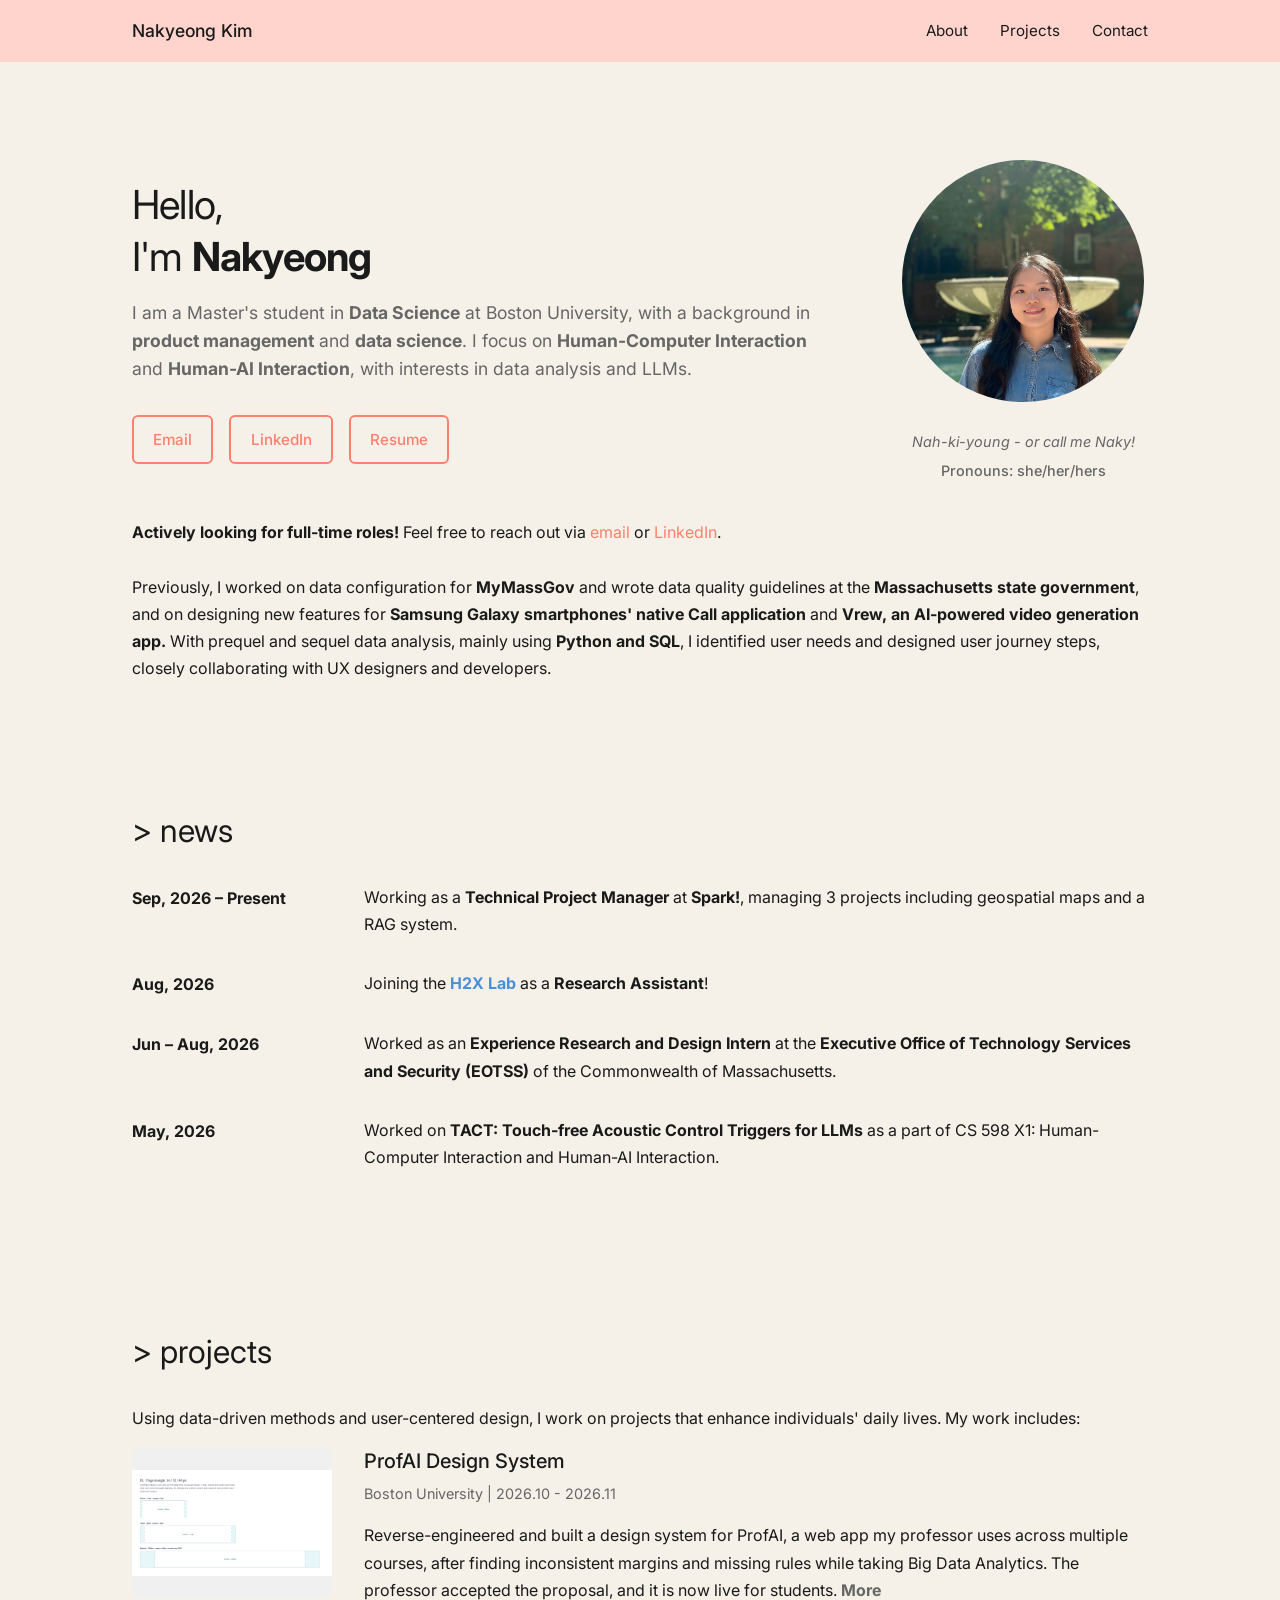
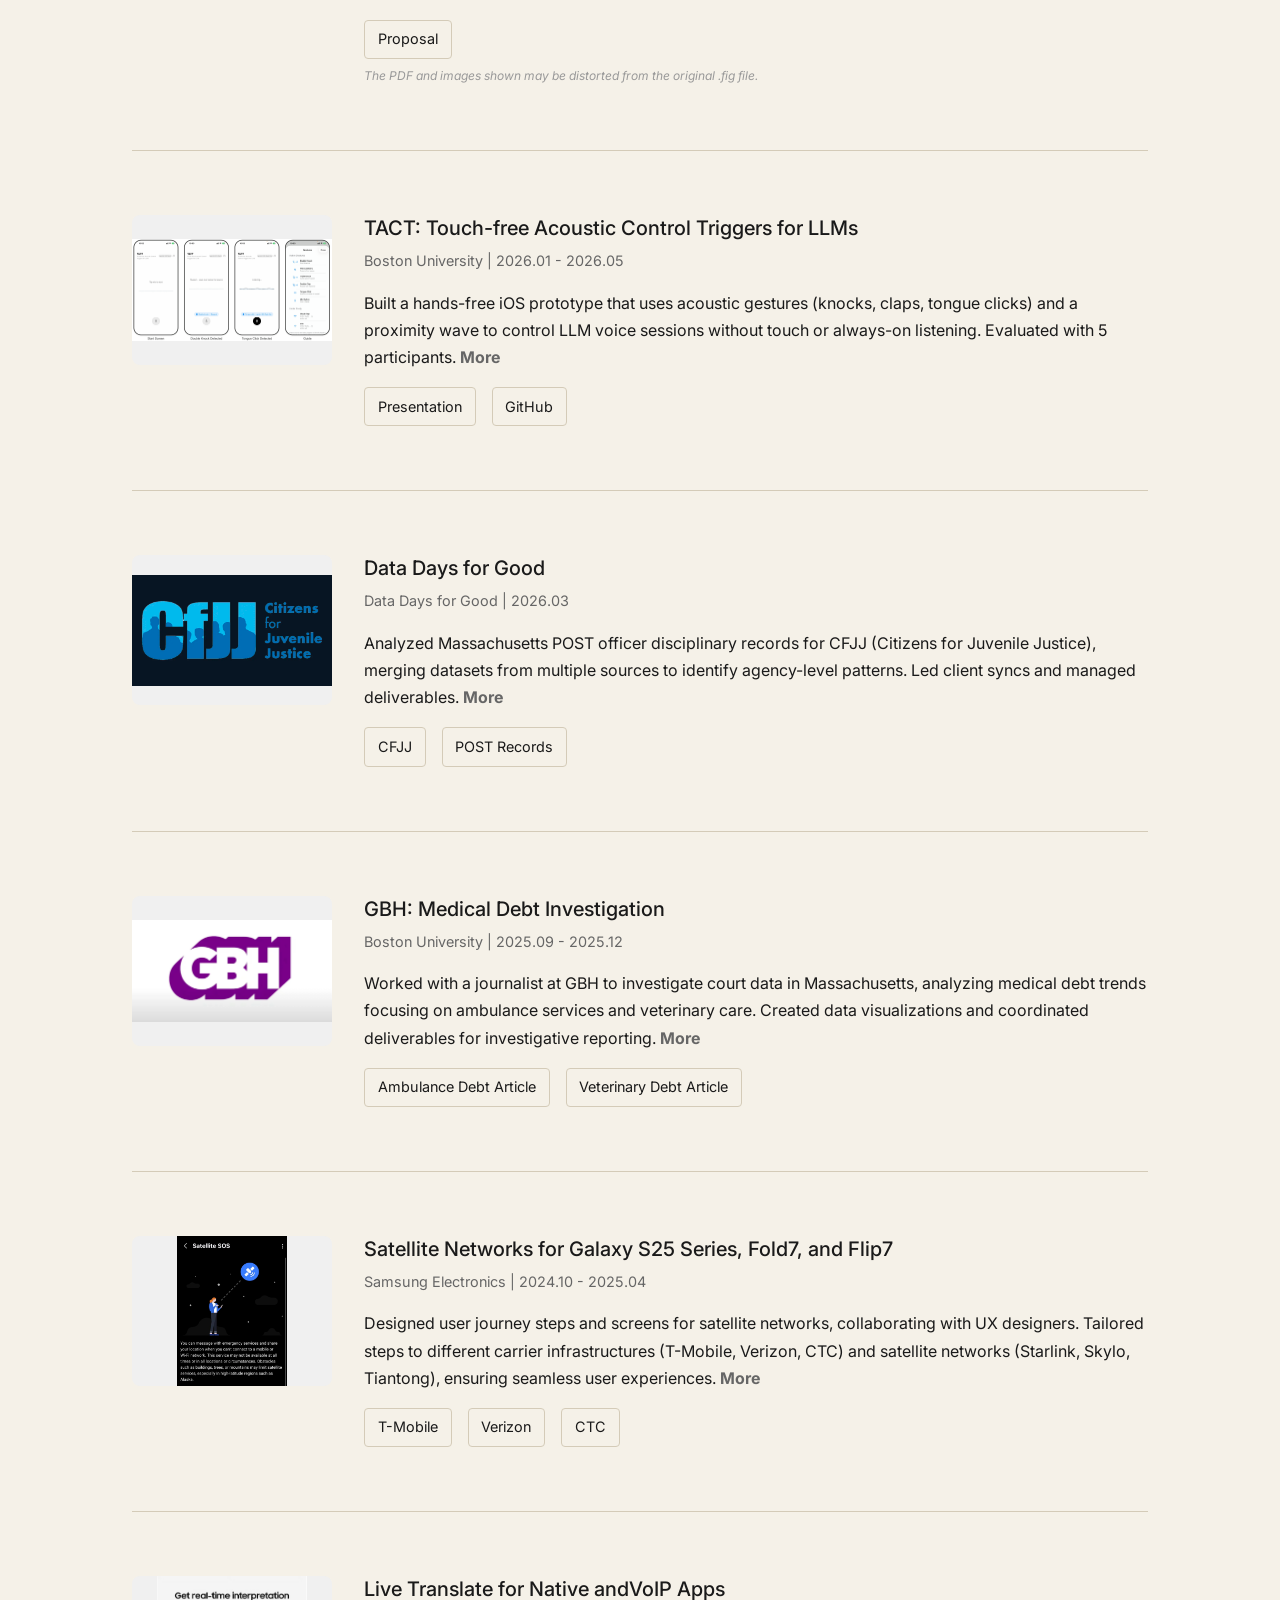
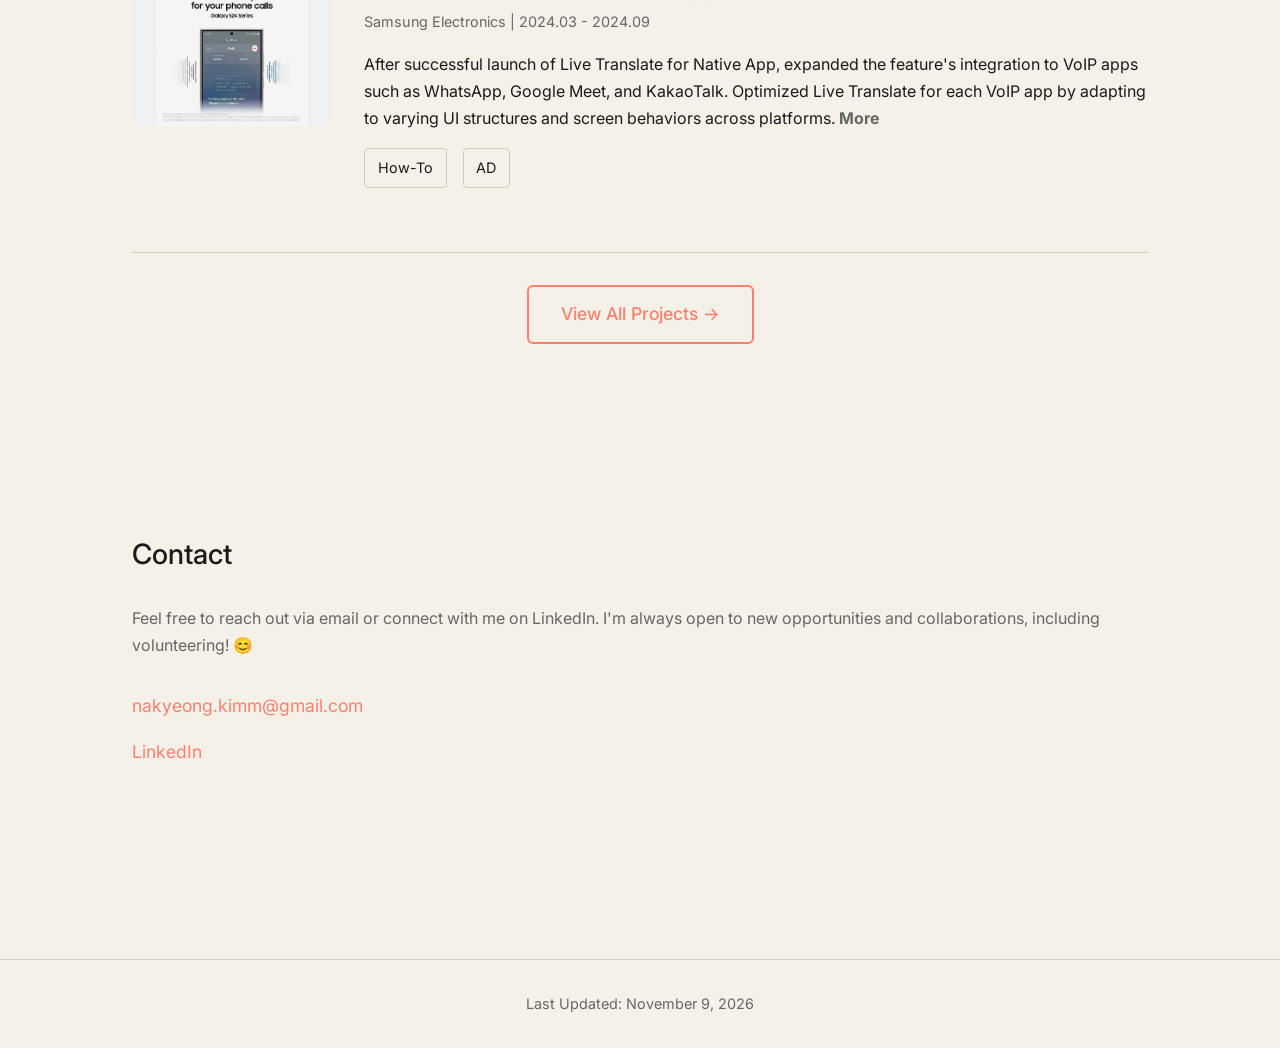
<file: index.html>
<!DOCTYPE html>
<html lang="en">

<head>
    <meta charset="UTF-8">
    <meta name="viewport" content="width=device-width, initial-scale=1.0">
    <title>Nakyeong Kim</title>
    <meta name="description" content="Nakyeong Kim">
    <link rel="preconnect" href="https://fonts.googleapis.com">
    <link rel="preconnect" href="https://fonts.gstatic.com" crossorigin>
    <link href="https://fonts.googleapis.com/css2?family=Inter:wght@300;400;500;600&display=swap" rel="stylesheet">
    <link rel="stylesheet" href="style.css?v=5">
</head>

<body>
    <nav id="navbar">
        <div class="nav-container">
            <a href="#" class="nav-brand">Nakyeong Kim</a>
            <ul class="nav-links">
                <li><a href="#about">About</a></li>
                <li><a href="#projects">Projects</a></li>
                <li><a href="#contact">Contact</a></li>
            </ul>
        </div>
    </nav>

    <main>
        <section id="hero">
            <div class="container">
                <div class="hero-content">
                    <div class="hero-text">
                        <h1>Hello,<br>I'm <strong>Nakyeong</strong></h1>
                        <p class="subtitle">I am a Master's student in <strong>Data Science</strong> at Boston
                            University, with a background in <strong>product management</strong> and <strong>data science</strong>. I focus on <strong>Human-Computer Interaction</strong> and <strong>Human-AI Interaction</strong>, with interests in data analysis and LLMs.</p>
                        <div class="contact-buttons">
                            <a href="mailto:nakyeong.kimm@gmail.com" class="contact-button">Email</a>
                            <a href="https://linkedin.com/in/nakyeong-k" target="_blank"
                                class="contact-button">LinkedIn</a>
                            <a href="files/NakyeongKim_Resume.pdf"
                                target="_blank" class="contact-button">Resume</a>
                        </div>
                    </div>
                    <div class="hero-image">
                        <img src="images/profile.jpeg" alt="Nakyeong Kim" class="profile-image">
                        <div class="profile-info">
                            <p class="pronunciation">Nah-ki-young - or call me Naky!</p>
                            <p class="pronouns">Pronouns: she/her/hers</p>
                        </div>
                    </div>
                </div>
            </div>
        </section>

        <section id="about">
            <div class="container">
                <div class="about-content">
                    <p><strong>Actively looking for full-time roles!</strong> Feel free to reach out via <a href="mailto:nakyeong.kimm@gmail.com">email</a> or <a href="https://linkedin.com/in/nakyeong-k" target="_blank">LinkedIn</a>.<br><br>
                        Previously, I worked on data configuration for <strong>MyMassGov</strong> and wrote data quality
                            guidelines at the <strong>Massachusetts state government</strong>, and on designing new features for <strong>Samsung Galaxy smartphones' native
                            Call application</strong> and <strong>Vrew, an AI-powered video generation app.</strong>
                        With prequel and sequel data analysis, mainly using <strong> Python and SQL</strong>,
                        I identified user needs and designed user journey steps, closely collaborating with UX designers
                        and developers. </p>
                </div>
            </div>
        </section>

        <section id="recent-news">
            <div class="container">
                <h2>news</h2>
                <div class="news-table">
                    <div class="news-row">
                        <span class="news-date">Sep, 2026 – Present</span>
                        <span class="news-text">Working as a <strong>Technical Project Manager</strong> at <strong>Spark!</strong>, managing 3 projects including geospatial maps and a RAG system.</span>
                    </div>
                    <div class="news-row">
                        <span class="news-date">Aug, 2026</span>
                        <span class="news-text">Joining the <strong><a href="https://eshed1.github.io/" target="_blank">H2X Lab</a></strong> as a <strong>Research Assistant</strong>!</span>
                    </div>
                    <div class="news-row">
                        <span class="news-date">Jun – Aug, 2026</span>
                        <span class="news-text">Worked as an <strong>Experience Research and Design Intern</strong> at the <strong>Executive Office of Technology Services and Security (EOTSS)</strong> of the Commonwealth of Massachusetts.</span>
                    </div>
                    <div class="news-row">
                        <span class="news-date">May, 2026</span>
                        <span class="news-text">Worked on <strong>TACT: Touch-free Acoustic Control Triggers for LLMs</strong> as a part of CS 598 X1: Human-Computer Interaction and Human-AI Interaction.</span>
                    </div>
                </div>
            </div>
        </section>

        <section id="projects">
            <div class="container">
                <h2>projects</h2>
                <p class="section-intro">Using data-driven methods and user-centered design, I work on projects that
                    enhance individuals' daily lives. My work includes:</p>

                <div class="project-list">
                    <article class="project">
                        <div class="project-thumbnail-container">
                            <a href="projects.html#project16"><img src="images/ProfAI.png" alt="ProfAI Design System" class="project-thumbnail-main"></a>
                        </div>
                        <div class="project-content">
                            <h3><a href="projects.html#project16">ProfAI Design System</a></h3>
                            <p class="project-meta">Boston University | 2026.10 - 2026.11</p>
                            <p class="project-description">Reverse-engineered and built a design system for ProfAI, a web app my professor uses across multiple courses, after finding inconsistent margins and missing rules while taking Big Data Analytics. The professor accepted the proposal, and it is now live for students. <a href="projects.html#project16" class="more-link">More</a></p>
                            <div class="project-links">
                                <a href="files/ProfAI_Design_System_Proposal.pdf" target="_blank">Proposal</a>
                            </div>
                            <p class="disclaimer">The PDF and images shown may be distorted from the original .fig file.</p>
                        </div>
                    </article>

                    <article class="project">
                        <div class="project-thumbnail-container">
                            <a href="projects.html#project15"><img src="images/TACT.png" alt="TACT" class="project-thumbnail-main"></a>
                        </div>
                        <div class="project-content">
                            <h3><a href="projects.html#project15">TACT: Touch-free Acoustic Control Triggers for LLMs</a></h3>
                            <p class="project-meta">Boston University | 2026.01 - 2026.05</p>
                            <p class="project-description">Built a hands-free iOS prototype that uses acoustic gestures (knocks, claps, tongue clicks) and a proximity wave to control LLM voice sessions without touch or always-on listening. Evaluated with 5 participants. <a href="projects.html#project15" class="more-link">More</a></p>
                            <div class="project-links">
                                <a href="files/TACT_presentation.pdf" target="_blank">Presentation</a>
                                <a href="https://github.com/NakyeongKimm/TACT" target="_blank">GitHub</a>
                            </div>
                        </div>
                    </article>

                    <article class="project">
                        <div class="project-thumbnail-container">
                            <a href="projects.html#project14"><img src="images/cfjj.png" alt="Data Days for Good" class="project-thumbnail-main"></a>
                        </div>
                        <div class="project-content">
                            <h3><a href="projects.html#project14">Data Days for Good</a></h3>
                            <p class="project-meta">Data Days for Good | 2026.03</p>
                            <p class="project-description">Analyzed Massachusetts POST officer disciplinary records for CFJJ (Citizens for Juvenile Justice), merging datasets from multiple sources to identify agency-level patterns. Led client syncs and managed deliverables. <a href="projects.html#project14" class="more-link">More</a></p>
                            <div class="project-links">
                                <a href="https://www.cfjj.org/" target="_blank">CFJJ</a>
                                <a href="https://mapostcommission.gov/discipline-status-records/disciplinary-records/" target="_blank">POST Records</a>
                            </div>
                        </div>
                    </article>

                    <article class="project">
                        <div class="project-thumbnail-container">
                            <a href="projects.html#project6"><img src="images/GBH.png" alt="GBH Medical Debt" class="project-thumbnail-main"></a>
                        </div>
                        <div class="project-content">
                            <h3><a href="projects.html#project6">GBH: Medical Debt Investigation</a></h3>
                            <p class="project-meta">Boston University | 2025.09 - 2025.12</p>
                            <p class="project-description">Worked with a journalist at GBH to investigate court data in
                                Massachusetts, analyzing medical debt trends focusing on ambulance services and
                                veterinary care. Created data visualizations and coordinated deliverables for
                                investigative reporting. <a href="projects.html#project6" class="more-link">More</a></p>
                            <div class="project-links">
                                <a href="https://www.wgbh.org/news/health/2025-11-24/need-an-ambulance-in-massachusetts-it-could-leave-you-thousands-in-debt"
                                    target="_blank">Ambulance Debt Article</a>
                                <a href="https://www.wgbh.org/news/health/2025-11-24/veterinary-care-debt-is-rising-in-massachusetts"
                                    target="_blank">Veterinary Debt Article</a>
                            </div>
                        </div>
                    </article>

                    <article class="project">
                        <div class="project-thumbnail-container">
                            <a href="projects.html#project1"><img src="images/Satellite.png" alt="Satellite Networks" class="project-thumbnail-main"></a>
                        </div>
                        <div class="project-content">
                            <h3><a href="projects.html#project1">Satellite Networks for Galaxy S25 Series, Fold7, and Flip7</a></h3>
                            <p class="project-meta">Samsung Electronics | 2024.10 - 2025.04</p>
                            <p class="project-description">Designed user journey steps and screens for satellite
                                networks,
                                collaborating with UX designers. Tailored steps to different carrier infrastructures
                                (T-Mobile, Verizon, CTC) and satellite networks (Starlink, Skylo, Tiantong), ensuring
                                seamless user experiences. <a href="projects.html#project1" class="more-link">More</a>
                            </p>
                            <div class="project-links">
                                <a href="https://www.t-mobile.com/coverage/satellite-phone-service"
                                    target="_blank">T-Mobile</a>
                                <a href="https://www.verizon.com/wireless-devices/smartphones/messages-via-satellite/"
                                    target="_blank">Verizon</a>
                                <a href="https://www.bonchip.com.cn/en/Success-Stories/64.html" target="_blank">CTC</a>
                            </div>
                        </div>
                    </article>

                    <article class="project">
                        <div class="project-thumbnail-container">
                            <a href="projects.html#project2"><img src="images/LiveTranslate.png" alt="Live Translate" class="project-thumbnail-main"></a>
                        </div>
                        <div class="project-content">
                            <h3><a href="projects.html#project2">Live Translate for Native andVoIP Apps</a></h3>
                            <p class="project-meta">Samsung Electronics | 2024.03 - 2024.09</p>
                            <p class="project-description">After successful launch of Live Translate for Native App,
                                expanded the feature's integration to VoIP apps such as WhatsApp, Google Meet, and
                                KakaoTalk. Optimized Live Translate for each VoIP app by adapting to varying UI
                                structures and screen behaviors across platforms. <a href="projects.html#project2"
                                    class="more-link">More</a></p>
                            <div class="project-links">
                                <a href="https://youtu.be/pjO51vbbCRY?si=dKKgnFYtHtz6vLuz" target="_blank">How-To</a>
                                <a href="https://youtube.com/shorts/wCVoVBPYyE?si=B_LuHvbTfmUnu9YQ"
                                    target="_blank">AD</a>
                            </div>
                        </div>
                    </article>





                </div>

                <div class="view-all-projects">
                    <a href="projects.html" class="view-all-link">View All Projects →</a>
                </div>
            </div>
        </section>

        <section id="contact">
            <div class="container">
                <h2>Contact</h2>
                <p>Feel free to reach out via email or connect with me on LinkedIn.
                    I'm always open to new opportunities and collaborations, including volunteering! 😊
                </p>
                <div class="contact-info">
                    <a href="mailto:nakyeong.kimm@gmail.com" class="contact-link">nakyeong.kimm@gmail.com</a>
                    <a href="https://linkedin.com/in/nakyeong-k" target="_blank" class="contact-link">LinkedIn</a>
                </div>
            </div>
        </section>
    </main>

    <footer>
        <div class="container">
            <p>Last Updated: November 9, 2026</p>
        </div>
    </footer>

    <script src="script.js"></script>
</body>

</html>
</file>
<file: style.css>
/* Reset and Base Styles */
* {
    margin: 0;
    padding: 0;
    box-sizing: border-box;
}

:root {
    --color-text: #1a1a1a;
    --color-text-light: #666;
    --color-bg: #f5f1e8;
    --color-nav-bg: #ffd4cc;
    --color-accent: #ff7f6e;
    --color-accent-hover: #ff9f8e;
    --color-border: #d4cbb8;
    --font-main: 'Inter', -apple-system, BlinkMacSystemFont, 'Segoe UI', sans-serif;
    --max-width: 1080px;
    --spacing-xs: 0.5rem;
    --spacing-sm: 1rem;
    --spacing-md: 2rem;
    --spacing-lg: 4rem;
    --spacing-xl: 6rem;
}

html {
    scroll-behavior: smooth;
    font-size: 16px;
}

body {
    font-family: var(--font-main);
    color: var(--color-text);
    background-color: var(--color-bg);
    line-height: 1.7;
    font-weight: 400;
    -webkit-font-smoothing: antialiased;
    -moz-osx-font-smoothing: grayscale;
    overflow-x: hidden;
}

/* Typography */
h1,
h2,
h3,
h4,
h5,
h6 {
    font-weight: 500;
    line-height: 1.3;
    margin-bottom: var(--spacing-sm);
}

h1 {
    font-size: 2.5rem;
    font-weight: 400;
    letter-spacing: -0.02em;
}

h2 {
    font-size: 1.75rem;
    font-weight: 500;
    margin-bottom: var(--spacing-md);
}

h3 {
    font-size: 1.25rem;
    font-weight: 500;
}

p {
    margin-bottom: var(--spacing-sm);
}

a {
    color: var(--color-accent);
    text-decoration: none;
    transition: color 0.2s ease;
}

a:hover {
    color: var(--color-accent-hover);
}

/* Container */
.container {
    max-width: var(--max-width);
    margin: 0 auto;
    padding: 0 var(--spacing-md);
}

/* Navigation */
#navbar {
    position: fixed;
    top: 0;
    left: 0;
    right: 0;
    background-color: var(--color-nav-bg);
    border-bottom: 1px solid var(--color-bg);
    z-index: 1000;
    padding: var(--spacing-sm) 0;
}

.nav-container {
    max-width: var(--max-width);
    margin: 0 auto;
    padding: 0 var(--spacing-md);
    display: flex;
    justify-content: space-between;
    align-items: center;
    flex-wrap: wrap;
    gap: 0.5rem 1rem;
}

.nav-brand {
    font-weight: 500;
    color: var(--color-text);
    font-size: 1.1rem;
}

.nav-links {
    display: flex;
    list-style: none;
    gap: var(--spacing-md);
    flex-wrap: wrap;
    justify-content: flex-end;
}

.nav-links a {
    color: var(--color-text);
    font-size: 0.95rem;
    transition: color 0.2s ease;
}

.nav-links a:hover,
.nav-links a.active {
    color: var(--color-accent);
}

/* Main Content */
main {
    margin-top: 60px;
}

section {
    padding: var(--spacing-xl) 0;
}

/* Hero Section */
#hero {
    padding: var(--spacing-xl) 0 var(--spacing-sm) 0;
}

#hero h1 {
    margin-bottom: var(--spacing-sm);
}

#hero .subtitle {
    font-size: 1.1rem;
    color: var(--color-text-light);
    max-width: 100%;
    line-height: 1.6;
}

/* About Section */
#about {
    padding: var(--spacing-sm) 0 var(--spacing-md) 0;
}

#about .about-content {
    max-width: 100%;
}

#about p {
    color: var(--color-text);
    margin-bottom: var(--spacing-md);
}

.info-list {
    margin-top: var(--spacing-md);
    padding-top: var(--spacing-md);
    border-top: 1px solid var(--color-border);
}

.info-item {
    display: flex;
    margin-bottom: var(--spacing-sm);
    gap: var(--spacing-sm);
}

.info-item .label {
    font-weight: 500;
    min-width: 80px;
    color: var(--color-text);
}

.info-item .value {
    color: var(--color-text-light);
}

.info-item .value a {
    color: var(--color-accent);
}

/* Research/Projects Section */
#research .section-intro {
    color: var(--color-text-light);
    margin-bottom: var(--spacing-lg);
}

.project-list {
    display: flex;
    flex-direction: column;
    gap: var(--spacing-lg);
}

.project {
    padding-bottom: var(--spacing-lg);
    border-bottom: 1px solid var(--color-border);
}

.project:last-child {
    border-bottom: none;
    padding-bottom: 0;
}

.project h3 {
    margin-bottom: var(--spacing-xs);
    color: var(--color-text);
}

.project h3 a {
    color: var(--color-text);
}

.project h3 a:hover {
    color: var(--color-accent);
}

.project-meta {
    font-size: 0.9rem;
    color: var(--color-text-light);
    margin-bottom: var(--spacing-sm);
}

.project-description {
    color: var(--color-text);
    margin-bottom: var(--spacing-sm);
}

.project-links {
    display: flex;
    gap: var(--spacing-sm);
    flex-wrap: wrap;
}

.project-links a {
    font-size: 0.9rem;
    padding: 0.4rem 0.8rem;
    border: 1px solid var(--color-border);
    border-radius: 4px;
    color: var(--color-text);
    transition: all 0.2s ease;
}

.project-links a:hover {
    border-color: var(--color-accent);
    color: var(--color-accent);
    opacity: 1;
}

/* Contact Section */
#contact {
    padding-bottom: var(--spacing-xl);
}

#contact p {
    color: var(--color-text-light);
    margin-bottom: var(--spacing-md);
}

.contact-info {
    display: flex;
    flex-direction: column;
    gap: var(--spacing-sm);
}

.contact-link {
    font-size: 1.1rem;
    color: var(--color-accent);
    display: inline-block;
}

/* Footer */
footer {
    border-top: 1px solid var(--color-border);
    padding: var(--spacing-md) 0;
    margin-top: var(--spacing-xl);
}

footer p {
    text-align: center;
    color: var(--color-text-light);
    font-size: 0.9rem;
    margin: 0;
}

/* Responsive Design */
@media (max-width: 768px) {
    :root {
        --spacing-lg: 3rem;
        --spacing-xl: 4rem;
    }

    html {
        font-size: 15px;
    }

    h1 {
        font-size: 2rem;
    }

    h2 {
        font-size: 1.5rem;
    }

    .nav-container {
        padding: 0 var(--spacing-sm);
        gap: var(--spacing-sm);
    }

    .container {
        padding: 0 var(--spacing-sm);
    }

    .nav-links {
        gap: var(--spacing-sm);
    }

    .nav-links a {
        font-size: 0.9rem;
    }

    .info-item {
        flex-direction: column;
        gap: 0.25rem;
    }

    .info-item .label {
        min-width: auto;
    }

    .news-date {
        white-space: normal;
    }
}

@media (max-width: 480px) {
    h1 {
        font-size: 1.75rem;
    }

    .nav-container {
        flex-wrap: wrap;
        justify-content: center;
        row-gap: 0.4rem;
    }

    .nav-brand {
        font-size: 1rem;
    }

    .nav-links {
        gap: 0.75rem;
        justify-content: center;
        width: 100%;
    }

    .nav-links a {
        font-size: 0.85rem;
    }

    .contact-buttons {
        width: 100%;
    }

    .contact-button {
        flex: 1 1 auto;
        text-align: center;
    }
}

/* Smooth Fade-in Animation */
.fade-in {
    opacity: 0;
    transform: translateY(20px);
    transition: opacity 0.6s ease, transform 0.6s ease;
}

.fade-in.visible {
    opacity: 1;
    transform: translateY(0);
}

/* More Link Styling */
.more-link {
    color: #666;
    font-weight: 700;
    white-space: nowrap;
}

.more-link:hover {
    color: #333;
}

/* Projects Detail Page */
#projects-detail {
    padding: var(--spacing-xl) 0;
}

#projects-detail h1 {
    margin-bottom: var(--spacing-sm);
}

.page-intro {
    color: var(--color-text-light);
    margin-bottom: var(--spacing-lg);
    font-size: 1.05rem;
}

.project-detail-list {
    display: flex;
    flex-direction: column;
    gap: var(--spacing-xl);
}

.project-detail {
    padding-bottom: var(--spacing-xl);
    border-bottom: 1px solid var(--color-border);
}

.project-detail:last-child {
    border-bottom: none;
}

.project-header {
    margin-bottom: var(--spacing-md);
}

.project-header h2 {
    margin-bottom: var(--spacing-xs);
    font-size: 1.5rem;
}

.project-body h3 {
    margin-top: var(--spacing-md);
    margin-bottom: var(--spacing-sm);
    font-size: 1.1rem;
    color: var(--color-text);
}

.project-body h3:first-child {
    margin-top: 0;
}

.project-body ul {
    margin: var(--spacing-sm) 0;
    padding-left: var(--spacing-md);
}

.project-body li {
    margin-bottom: var(--spacing-xs);
    line-height: 1.7;
}

.back-link {
    margin-top: var(--spacing-xl);
    padding-top: var(--spacing-md);
    border-top: 1px solid var(--color-border);
}

.back-link a {
    color: var(--color-text);
    font-weight: 500;
}

.back-link a:hover {
    color: var(--color-accent);
}

/* Profile Image */
.profile-image-container {
    margin-bottom: var(--spacing-md);
    display: flex;
    justify-content: center;
}

.profile-image {
    width: 200px;
    height: 200px;
    border-radius: 50%;
    object-fit: cover;
    object-position: center 20%;
    border: 3px solid var(--color-border);
}

/* Contact Buttons */
.contact-buttons {
    display: flex;
    gap: var(--spacing-sm);
    margin-top: var(--spacing-md);
    flex-wrap: wrap;
}

.contact-button {
    padding: 0.6rem 1.2rem;
    background-color: transparent;
    color: var(--color-accent);
    border: 2px solid var(--color-accent);
    border-radius: 6px;
    font-weight: 500;
    transition: all 0.2s ease;
    display: inline-block;
    font-size: 0.95rem;
}

.contact-button:hover {
    background-color: var(--color-accent);
    color: white;
}

/* View All Projects Link */
.view-all-projects {
    margin-top: var(--spacing-lg);
    text-align: center;
    padding-top: var(--spacing-md);
    border-top: 1px solid var(--color-border);
}

.view-all-link {
    font-size: 1.1rem;
    font-weight: 500;
    color: var(--color-accent);
    display: inline-block;
    padding: 0.8rem 2rem;
    border: 2px solid var(--color-accent);
    border-radius: 6px;
    transition: all 0.2s ease;
}

.view-all-link:hover {
    background-color: var(--color-accent);
    color: white;
}

@media (max-width: 768px) {
    .profile-image {
        width: 150px;
        height: 150px;
    }

    .contact-buttons {
        justify-content: center;
    }
}

/* Hero Section with Side-by-Side Layout */
.hero-content {
    display: flex;
    align-items: center;
    gap: var(--spacing-lg);
    justify-content: space-between;
}

.hero-text {
    flex: 1;
}

.hero-image {
    flex-shrink: 0;
}

.hero-image .profile-image {
    width: 250px;
    height: 250px;
    border-radius: 50%;
    object-fit: cover;
    object-position: center 20%;
    border: 4px solid var(--color-bg);
}

@media (max-width: 768px) {
    .hero-content {
        flex-direction: column-reverse;
        gap: var(--spacing-md);
        text-align: center;
    }

    .hero-image .profile-image {
        width: 180px;
        height: 180px;
    }
}

/* Recent News Sticky Note */
#recent-news {
    padding: var(--spacing-lg) 0;
}

#recent-news h2,
#projects h2 {
    font-size: 2rem;
    font-weight: 400;
    margin-bottom: var(--spacing-md);
    color: var(--color-text);
}

#recent-news h2::before,
#projects h2::before {
    content: "> ";
}

.news-table {
    display: flex;
    flex-direction: column;
    gap: var(--spacing-md);
    max-width: 100%;
}

.news-row {
    display: flex;
    flex-wrap: wrap;
    column-gap: 2.5rem;
    row-gap: 0.15rem;
    align-items: start;
    line-height: 1.7;
}

.news-date {
    flex: 0 0 12rem;
    font-weight: 700;
    color: var(--color-text);
    padding-top: 1px;
}

.news-text {
    flex: 1 1 18rem;
    min-width: 0;
    color: var(--color-text);
    overflow-wrap: anywhere;
}

.news-text a {
    color: #4a90d9;
    text-decoration: none;
}

.news-text a:hover {
    text-decoration: underline;
}

/* Gallery Grid */
.gallery-grid {
    display: grid;
    grid-template-columns: repeat(auto-fill, minmax(280px, 1fr));
    gap: var(--spacing-md);
    margin: var(--spacing-lg) 0;
}

.gallery-card {
    background: white;
    border-radius: 8px;
    overflow: hidden;
    box-shadow: 0 2px 8px rgba(0, 0, 0, 0.1);
    cursor: pointer;
    transition: transform 0.2s ease, box-shadow 0.2s ease;
}

.gallery-card:hover {
    transform: translateY(-4px);
    box-shadow: 0 4px 16px rgba(0, 0, 0, 0.15);
}

.gallery-image {
    width: 100%;
    height: 200px;
    overflow: hidden;
    background-color: #f0f0f0;
}

.project-thumbnail {
    width: 100%;
    height: 100%;
    object-fit: cover;
}

.gallery-card h3 {
    padding: var(--spacing-sm);
    margin: 0;
    font-size: 1.1rem;
    color: var(--color-text);
}

.gallery-meta {
    padding: 0 var(--spacing-sm) var(--spacing-sm);
    margin: 0;
    font-size: 0.9rem;
    color: var(--color-text-light);
}

/* Expanded Project Details */
.project-detail-expanded {
    margin-top: var(--spacing-lg);
    padding: var(--spacing-md);
    background: white;
    border-radius: 8px;
    box-shadow: 0 4px 16px rgba(0, 0, 0, 0.1);
    animation: fadeIn 0.3s ease;
}

@keyframes fadeIn {
    from {
        opacity: 0;
        transform: translateY(-10px);
    }

    to {
        opacity: 1;
        transform: translateY(0);
    }
}

.detail-header {
    display: flex;
    justify-content: space-between;
    align-items: flex-start;
    margin-bottom: var(--spacing-sm);
}

.detail-header h2 {
    margin: 0;
    flex: 1;
}

.close-btn {
    background: none;
    border: none;
    font-size: 2rem;
    color: var(--color-text-light);
    cursor: pointer;
    padding: 0;
    width: 40px;
    height: 40px;
    display: flex;
    align-items: center;
    justify-content: center;
    transition: color 0.2s ease;
}

.close-btn:hover {
    color: var(--color-accent);
}

.project-detail-expanded h3 {
    margin-top: var(--spacing-md);
    margin-bottom: var(--spacing-sm);
}

.project-detail-expanded ul {
    margin: var(--spacing-sm) 0;
    padding-left: var(--spacing-md);
}

.project-detail-expanded li {
    margin-bottom: var(--spacing-xs);
}

@media (max-width: 768px) {
    .gallery-grid {
        grid-template-columns: 1fr;
    }

    .news-row {
        grid-template-columns: 1fr;
        gap: 0.25rem;
    }
}

/* Project Detail View with Sidebar */
.detail-layout {
    display: flex;
    gap: var(--spacing-lg);
    margin-top: var(--spacing-md);
}

.project-sidebar {
    width: 250px;
    flex-shrink: 0;
}

.project-sidebar h3 {
    font-size: 1.1rem;
    margin-bottom: var(--spacing-sm);
}

.sidebar-projects {
    display: flex;
    flex-direction: column;
    gap: var(--spacing-sm);
    margin-bottom: var(--spacing-md);
}

.sidebar-project-item {
    padding: var(--spacing-sm);
    background: white;
    border-radius: 6px;
    border: 1px solid var(--color-border);
    cursor: pointer;
    transition: all 0.2s ease;
}

.sidebar-project-item:hover {
    border-color: var(--color-accent);
    box-shadow: 0 2px 8px rgba(0, 0, 0, 0.1);
}

.sidebar-project-item h4 {
    font-size: 0.95rem;
    margin: 0 0 0.25rem 0;
    color: var(--color-text);
}

.sidebar-meta {
    font-size: 0.8rem;
    color: var(--color-text-light);
    margin: 0;
}

.back-to-gallery {
    width: 100%;
    padding: 0.6rem 1rem;
    background-color: transparent;
    color: var(--color-text);
    border: 2px solid var(--color-border);
    border-radius: 6px;
    font-weight: 500;
    cursor: pointer;
    transition: all 0.2s ease;
}

.back-to-gallery:hover {
    border-color: var(--color-accent);
    color: var(--color-accent);
}

.project-main-content {
    flex: 1;
    background: white;
    padding: var(--spacing-md);
    border-radius: 8px;
    box-shadow: 0 2px 8px rgba(0, 0, 0, 0.1);
}

.project-main-content h2 {
    margin-top: 0;
}

.project-main-content h3 {
    margin-top: var(--spacing-md);
    margin-bottom: var(--spacing-sm);
}

.project-main-content ul {
    margin: var(--spacing-sm) 0;
    padding-left: var(--spacing-md);
}

.project-main-content li {
    margin-bottom: var(--spacing-xs);
}

@media (max-width: 768px) {
    .detail-layout {
        flex-direction: column;
    }

    .project-sidebar {
        width: 100%;
        order: 2;
    }

    .project-main-content {
        order: 1;
    }
}

/* Skills Section */
.skills-section {
    margin-top: var(--spacing-md);
    display: flex;
    flex-direction: column;
    gap: var(--spacing-md);
}

.skill-category h4 {
    font-size: 1rem;
    margin-bottom: var(--spacing-sm);
    color: var(--color-text);
}

.skill-tags {
    display: flex;
    flex-wrap: wrap;
    gap: 0.5rem;
}

.skill-tag {
    padding: 0.4rem 0.8rem;
    background-color: var(--color-bg);
    border: 1px solid var(--color-border);
    border-radius: 4px;
    font-size: 0.9rem;
    color: var(--color-text);
}

@media (max-width: 768px) {
    .skill-tags {
        gap: 0.4rem;
    }

    .skill-tag {
        font-size: 0.85rem;
        padding: 0.3rem 0.6rem;
    }
}

/* Profile Info (Pronouns & Pronunciation) */
.profile-info {
    text-align: center;
    margin-top: var(--spacing-sm);
}

.profile-info p {
    font-size: 0.9rem;
    color: var(--color-text-light);
    margin: 0.25rem 0;
}

.pronouns {
    font-weight: 500;
}

.pronunciation {
    font-style: italic;
}

@media (max-width: 768px) {
    .profile-info p {
        font-size: 0.85rem;
    }
}

/* Project Thumbnails on Main Page */
.project {
    display: flex;
    gap: var(--spacing-md);
    align-items: flex-start;
}

.project-thumbnail-container {
    flex-shrink: 0;
    width: 200px;
    height: 150px;
    overflow: hidden;
    border-radius: 8px;
    background-color: #f0f0f0;
}

.project-thumbnail-main {
    width: 100%;
    height: 100%;
    object-fit: contain;
}

.project-content {
    flex: 1;
    min-width: 0;
}

@media (max-width: 768px) {
    .project {
        flex-direction: column;
    }

    .project-thumbnail-container {
        width: 100%;
        height: 180px;
    }

    .news-row {
        grid-template-columns: 1fr;
        column-gap: 0;
        row-gap: 0.2rem;
    }

    .news-date {
        white-space: normal;
    }

    .project-links a {
        font-size: 0.85rem;
    }
}

/* Project image gallery */
.project-figures {
    display: grid;
    grid-template-columns: repeat(auto-fill, minmax(260px, 1fr));
    gap: var(--spacing-sm);
    margin: var(--spacing-sm) 0;
}

.project-figures figure {
    margin: 0;
}

.project-figures img {
    width: 100%;
    aspect-ratio: 4 / 3;
    object-fit: cover;
    object-position: top left;
    display: block;
    border: 1px solid var(--color-border);
    border-radius: 6px;
    cursor: zoom-in;
    transition: box-shadow 0.2s;
}

.project-figures img:hover {
    box-shadow: 0 4px 14px rgba(0, 0, 0, 0.2);
}

/* Lightbox */
.lightbox {
    position: fixed;
    inset: 0;
    background: rgba(0, 0, 0, 0.85);
    display: none;
    align-items: center;
    justify-content: center;
    flex-direction: column;
    z-index: 2000;
    padding: 2rem;
}

.lightbox.open {
    display: flex;
}

.lightbox img {
    max-width: 94vw;
    max-height: 82vh;
    background: white;
    border-radius: 6px;
}

.lightbox-caption {
    color: white;
    margin-top: 0.8rem;
    font-size: 0.95rem;
    text-align: center;
}

.lightbox button {
    position: absolute;
    background: rgba(255, 255, 255, 0.15);
    color: white;
    border: none;
    font-size: 1.8rem;
    width: 2.8rem;
    height: 2.8rem;
    border-radius: 50%;
    cursor: pointer;
}

.lightbox button:hover {
    background: rgba(255, 255, 255, 0.3);
}

.lightbox .lb-close { top: 1rem; right: 1rem; }
.lightbox .lb-prev { left: 1rem; top: 50%; }
.lightbox .lb-next { right: 1rem; top: 50%; }

.project-figures figcaption {
    font-size: 0.85rem;
    color: var(--color-text-light);
    margin-top: 0.3rem;
}

.disclaimer {
    font-size: 0.75rem;
    font-style: italic;
    color: #999;
    margin: 0.4rem 0 0;
}
</file>
